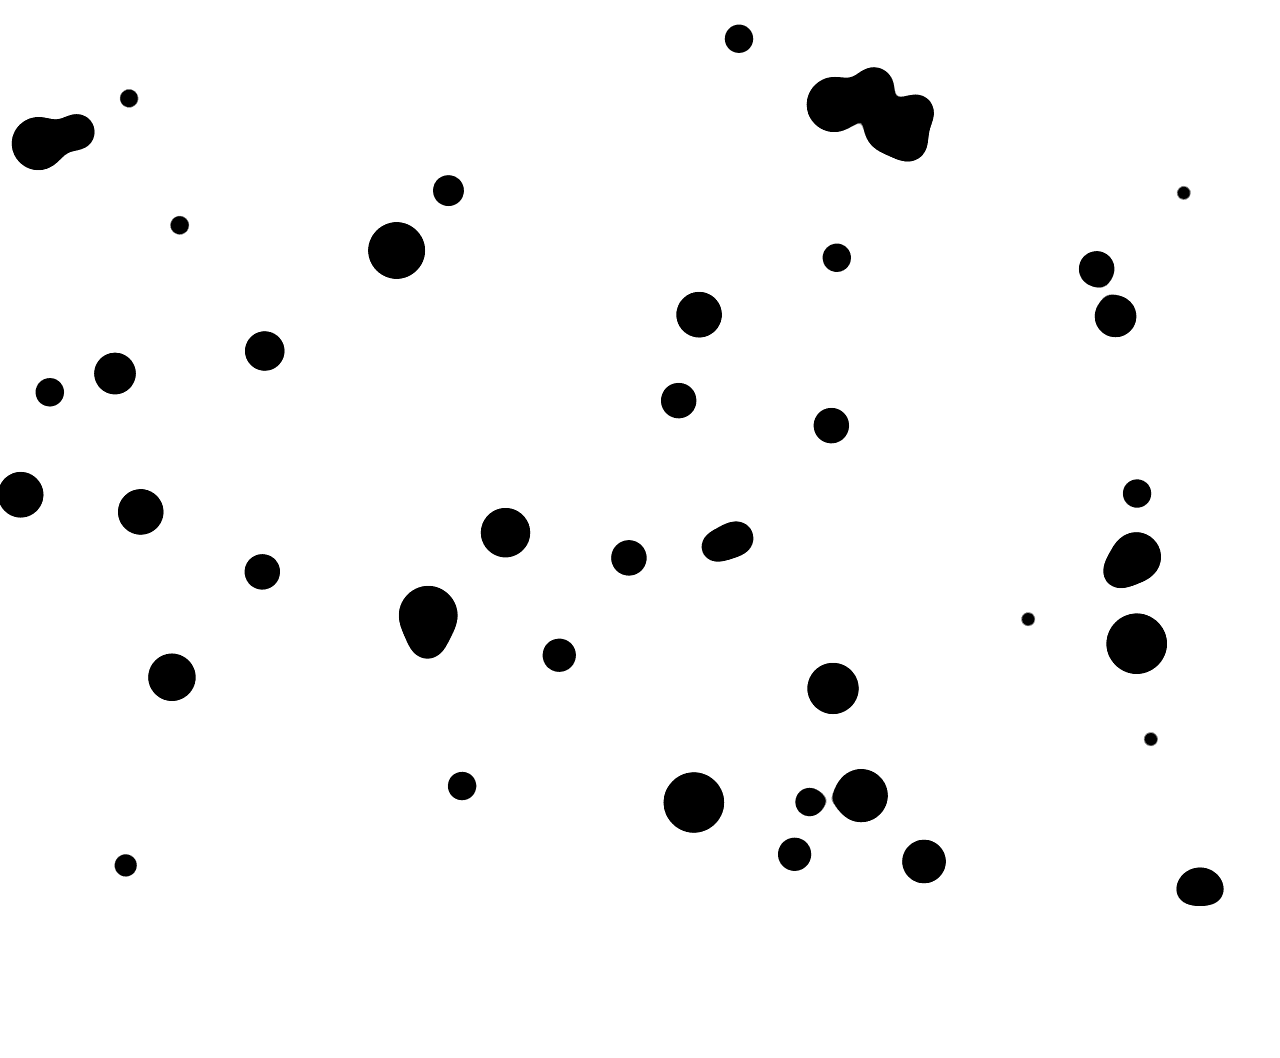
<file: 29-particle/index.html>
<!DOCTYPE html><html lang="en"><head><meta charset="utf-8"><meta name="viewport" content="width=device-width,initial-scale=1,shrink-to-fit=no"><meta name="theme-color" content="#000000"><link rel="manifest" href="/29-particle/manifest.json"><link rel="shortcut icon" href="/29-particle/favicon.ico"><title>Жидкие частицы</title><link href="/29-particle/static/css/main.28ec8b13.css" rel="stylesheet"></head><body><noscript>You need to enable JavaScript to run this app.</noscript><div id="root"></div><script type="text/javascript" src="/29-particle/static/js/main.babe9bcd.js"></script></body></html>
</file>
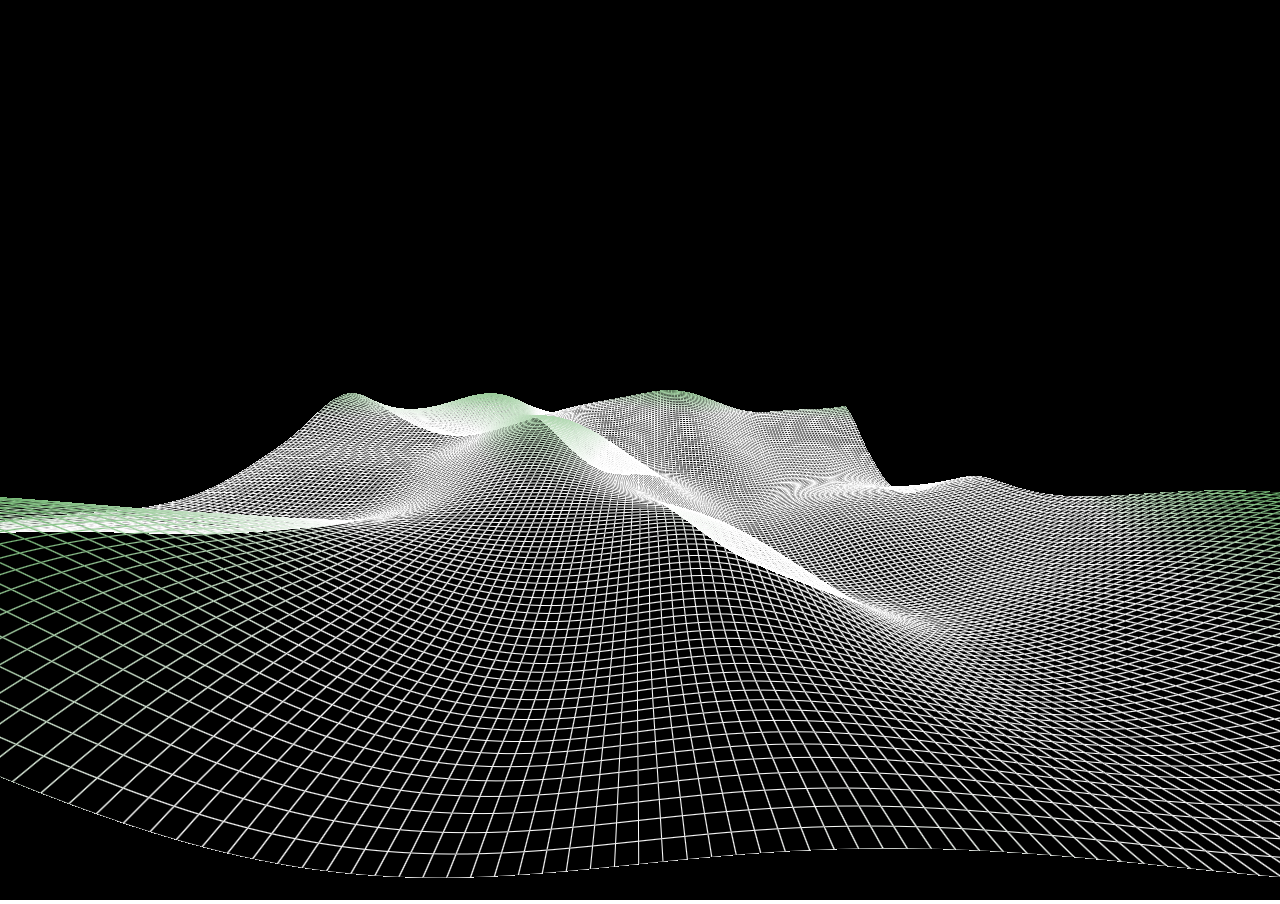
<file: 30-3d-grid/index.html>
<!DOCTYPE html><html lang="en"><head><meta charset="utf-8"><meta name="viewport" content="width=device-width,initial-scale=1,shrink-to-fit=no"><meta name="theme-color" content="#000000"><link rel="manifest" href="/30-3d-grid/manifest.json"><link rel="shortcut icon" href="/30-3d-grid/favicon.ico"><title>React App</title><link href="/30-3d-grid/static/css/main.65027555.css" rel="stylesheet"></head><body><noscript>You need to enable JavaScript to run this app.</noscript><div id="root"></div><script id="vertexShader" type="shader">varying vec2 vUv;
    varying vec3 vecPos;
    varying vec3 v_position;
    uniform float time;

    vec4 permute(vec4 x){return mod(((x*34.0)+1.0)*x, 289.0);}
    vec4 taylorInvSqrt(vec4 r){return 1.79284291400159 - 0.85373472095314 * r;}
    vec3 fade(vec3 t) {return t*t*t*(t*(t*6.0-15.0)+10.0);}

    float cnoise(vec3 P){
      vec3 Pi0 = floor(P); 
      vec3 Pi1 = Pi0 + vec3(1.0); 
      Pi0 = mod(Pi0, 289.0);
      Pi1 = mod(Pi1, 289.0);
      vec3 Pf0 = fract(P); 
      vec3 Pf1 = Pf0 - vec3(1.0); 
      vec4 ix = vec4(Pi0.x, Pi1.x, Pi0.x, Pi1.x);
      vec4 iy = vec4(Pi0.yy, Pi1.yy);
      vec4 iz0 = Pi0.zzzz;
      vec4 iz1 = Pi1.zzzz;
      vec4 ixy = permute(permute(ix) + iy);
      vec4 ixy0 = permute(ixy + iz0);
      vec4 ixy1 = permute(ixy + iz1);
      vec4 gx0 = ixy0 / 7.0;
      vec4 gy0 = fract(floor(gx0) / 7.0) - 0.5;
      gx0 = fract(gx0);
      vec4 gz0 = vec4(0.5) - abs(gx0) - abs(gy0);
      vec4 sz0 = step(gz0, vec4(0.0));
      gx0 -= sz0 * (step(0.0, gx0) - 0.5);
      gy0 -= sz0 * (step(0.0, gy0) - 0.5);
      vec4 gx1 = ixy1 / 7.0;
      vec4 gy1 = fract(floor(gx1) / 7.0) - 0.5;
      gx1 = fract(gx1);
      vec4 gz1 = vec4(0.5) - abs(gx1) - abs(gy1);
      vec4 sz1 = step(gz1, vec4(0.0));
      gx1 -= sz1 * (step(0.0, gx1) - 0.5);
      gy1 -= sz1 * (step(0.0, gy1) - 0.5);
      vec3 g000 = vec3(gx0.x,gy0.x,gz0.x);
      vec3 g100 = vec3(gx0.y,gy0.y,gz0.y);
      vec3 g010 = vec3(gx0.z,gy0.z,gz0.z);
      vec3 g110 = vec3(gx0.w,gy0.w,gz0.w);
      vec3 g001 = vec3(gx1.x,gy1.x,gz1.x);
      vec3 g101 = vec3(gx1.y,gy1.y,gz1.y);
      vec3 g011 = vec3(gx1.z,gy1.z,gz1.z);
      vec3 g111 = vec3(gx1.w,gy1.w,gz1.w);
      vec4 norm0 = taylorInvSqrt(vec4(dot(g000, g000), dot(g010, g010), dot(g100, g100), dot(g110, g110)));
      g000 *= norm0.x;
      g010 *= norm0.y;
      g100 *= norm0.z;
      g110 *= norm0.w;
      vec4 norm1 = taylorInvSqrt(vec4(dot(g001, g001), dot(g011, g011), dot(g101, g101), dot(g111, g111)));
      g001 *= norm1.x;
      g011 *= norm1.y;
      g101 *= norm1.z;
      g111 *= norm1.w;
      float n000 = dot(g000, Pf0);
      float n100 = dot(g100, vec3(Pf1.x, Pf0.yz));
      float n010 = dot(g010, vec3(Pf0.x, Pf1.y, Pf0.z));
      float n110 = dot(g110, vec3(Pf1.xy, Pf0.z));
      float n001 = dot(g001, vec3(Pf0.xy, Pf1.z));
      float n101 = dot(g101, vec3(Pf1.x, Pf0.y, Pf1.z));
      float n011 = dot(g011, vec3(Pf0.x, Pf1.yz));
      float n111 = dot(g111, Pf1);
      vec3 fade_xyz = fade(Pf0);
      vec4 n_z = mix(vec4(n000, n100, n010, n110), vec4(n001, n101, n011, n111), fade_xyz.z);
      vec2 n_yz = mix(n_z.xy, n_z.zw, fade_xyz.y);
      float n_xyz = mix(n_yz.x, n_yz.y, fade_xyz.x); 
      return 2.2 * n_xyz;
    }

    void main() {
      vUv = uv;
      v_position = position.xyz;
      v_position.z = 100.0 * cnoise(vec3(v_position.x/200.0, v_position.y/200.0, time/100.0));
      vecPos = (modelViewMatrix * vec4(v_position, 1.0)).xyz;
      gl_Position = projectionMatrix * vec4(vecPos, 1.0);
    }</script><script id="fragmentShader" type="shader">varying vec3 v_position;
    varying vec2 vUv;
    void main(void) {
      vec2 st = v_position.xy;
      vec2 grid = abs(fract(st / 4.0 - 0.5) - 0.5) / fwidth(st / 4.0);
      float color = min(grid.x, grid.y);

      float koef = clamp(v_position.z / 60.0, 0.0, 1.0);
      vec3 color1 = vec3(1.0, 1.0, 1.0);
      vec3 color2 = vec3(0.0, 0.5, 0.0);
      vec3 color3 = mix(color1, color2, koef);

      gl_FragColor = vec4(color3, 1.0 - color);
    }</script><script id="fragmentShaderWithoutSmoothing" type="shader">varying vec3 v_position;
    varying vec2 vUv;
    vec2 brickTile(vec2 _st, float _zoom) {
      _st *= _zoom;
      _st.x += step(1.0, mod(_st.y, 2.0));
      return fract(_st);
    }
    float box(vec2 _st, vec2 _size) {
      _size = vec2(0.5) - _size * 0.54;
      vec2 uv = smoothstep(_size, _size + vec2(1e-4), _st);
      uv *= smoothstep(_size, _size + vec2(1e-4), vec2(1.0) - _st);
      return uv.x * uv.y;
    }
    void main(void) {
      vec2 st = v_position.xy;
      st = brickTile(st, 0.1);

      vec3 color = vec3(box(st, vec2(0.9)));
      gl_FragColor = vec4(1.0, 1.0, 1.0, 1.0 - color);
    }</script><script type="text/javascript" src="/30-3d-grid/static/js/main.65ce21a8.js"></script></body></html>
</file>
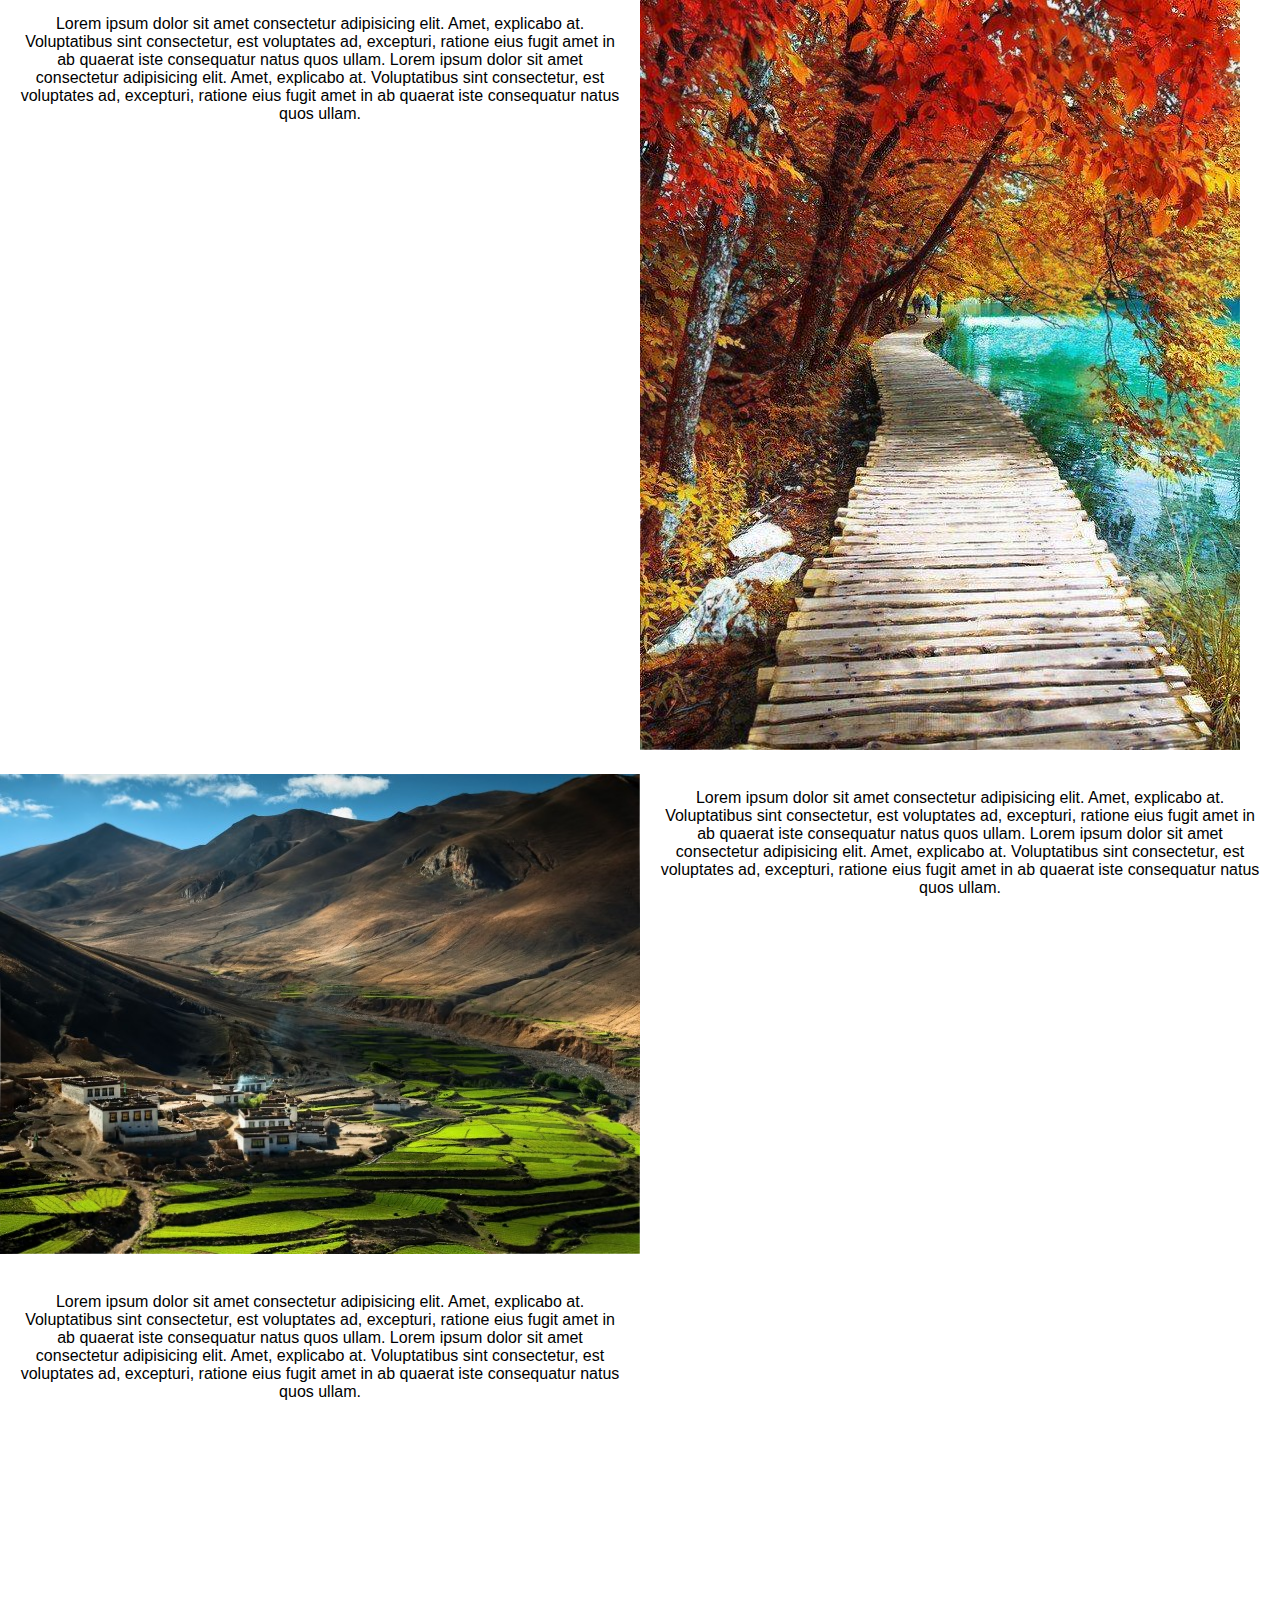
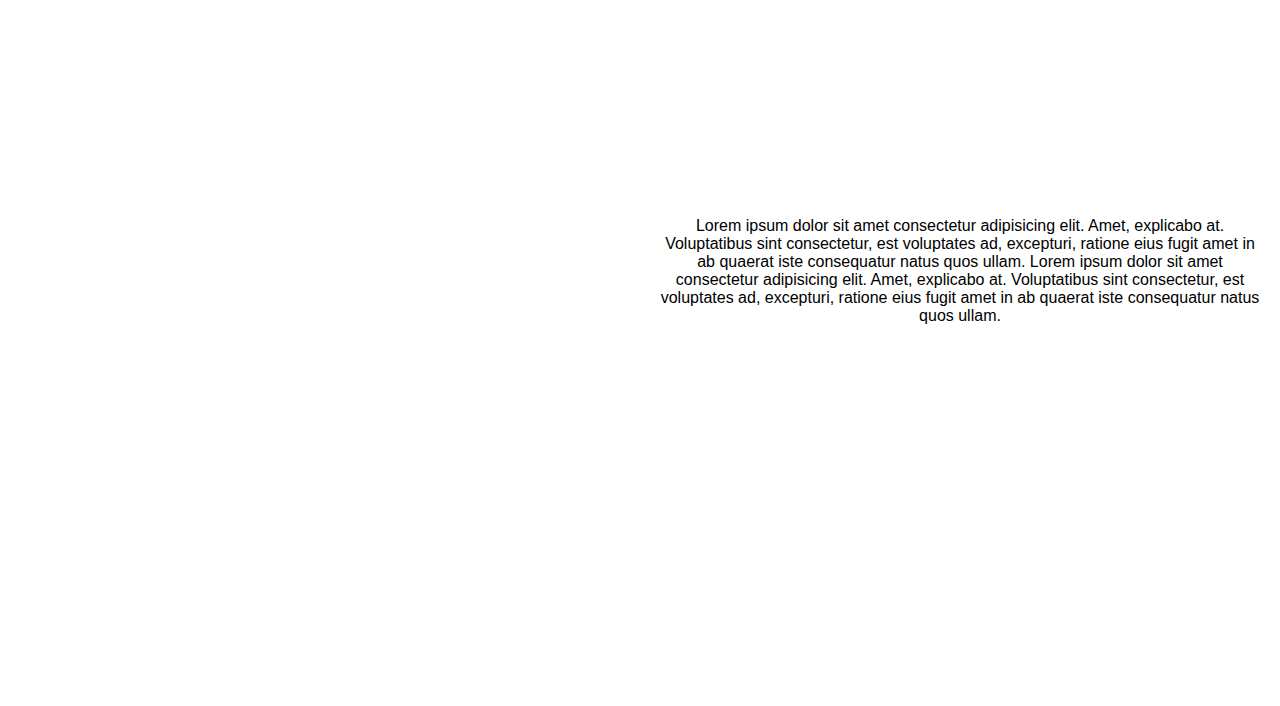
<file: 32-waves/index.html>
<!DOCTYPE html><html lang="en"><head><meta charset="utf-8"><meta name="viewport" content="width=device-width,initial-scale=1,shrink-to-fit=no"><meta name="theme-color" content="#000000"><link rel="manifest" href="/32-waves/manifest.json"><link rel="shortcut icon" href="/32-waves/favicon.ico"><title>Волнистые картинки на PIXI.JS</title><link href="/32-waves/static/css/main.d1ab4f6f.css" rel="stylesheet"></head><body><noscript>You need to enable JavaScript to run this app.</noscript><div id="root"></div><script type="text/javascript" src="/32-waves/static/js/main.6cb3131a.js"></script></body></html>
</file>
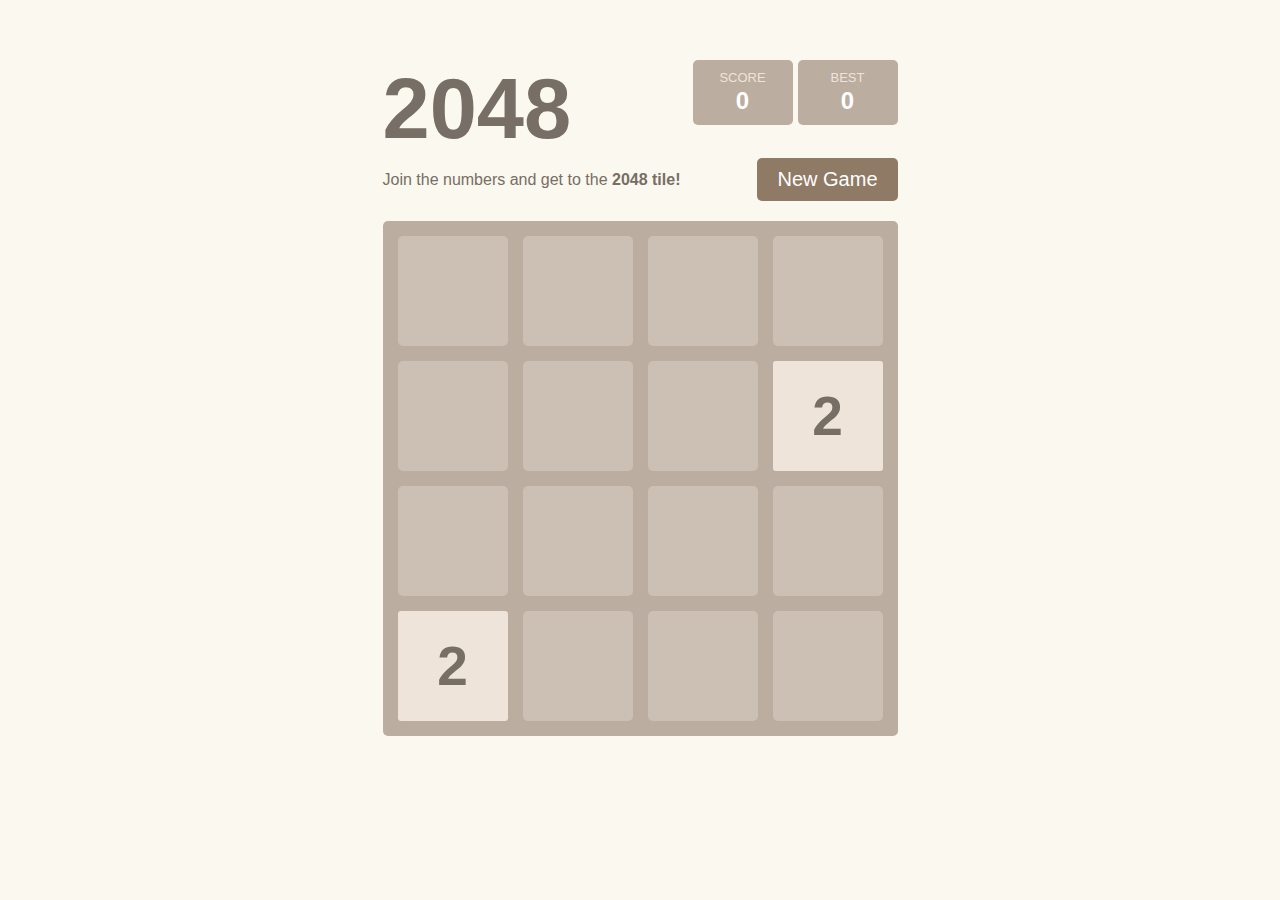
<file: mobx-2048/index.html>
<!DOCTYPE html><html lang="en"><head><meta charset="utf-8"><meta name="viewport" content="width=device-width,initial-scale=1,shrink-to-fit=no"><meta name="theme-color" content="#000000"><link rel="manifest" href="/mobx-2048/manifest.json"><link rel="shortcut icon" href="/mobx-2048/favicon.ico"><title>Mobx 2048</title><link href="/mobx-2048/static/css/main.12ef7bde.css" rel="stylesheet"></head><body><noscript>You need to enable JavaScript to run this app.</noscript><div id="root"></div><script type="text/javascript" src="/mobx-2048/static/js/main.20932587.js"></script></body></html>
</file>
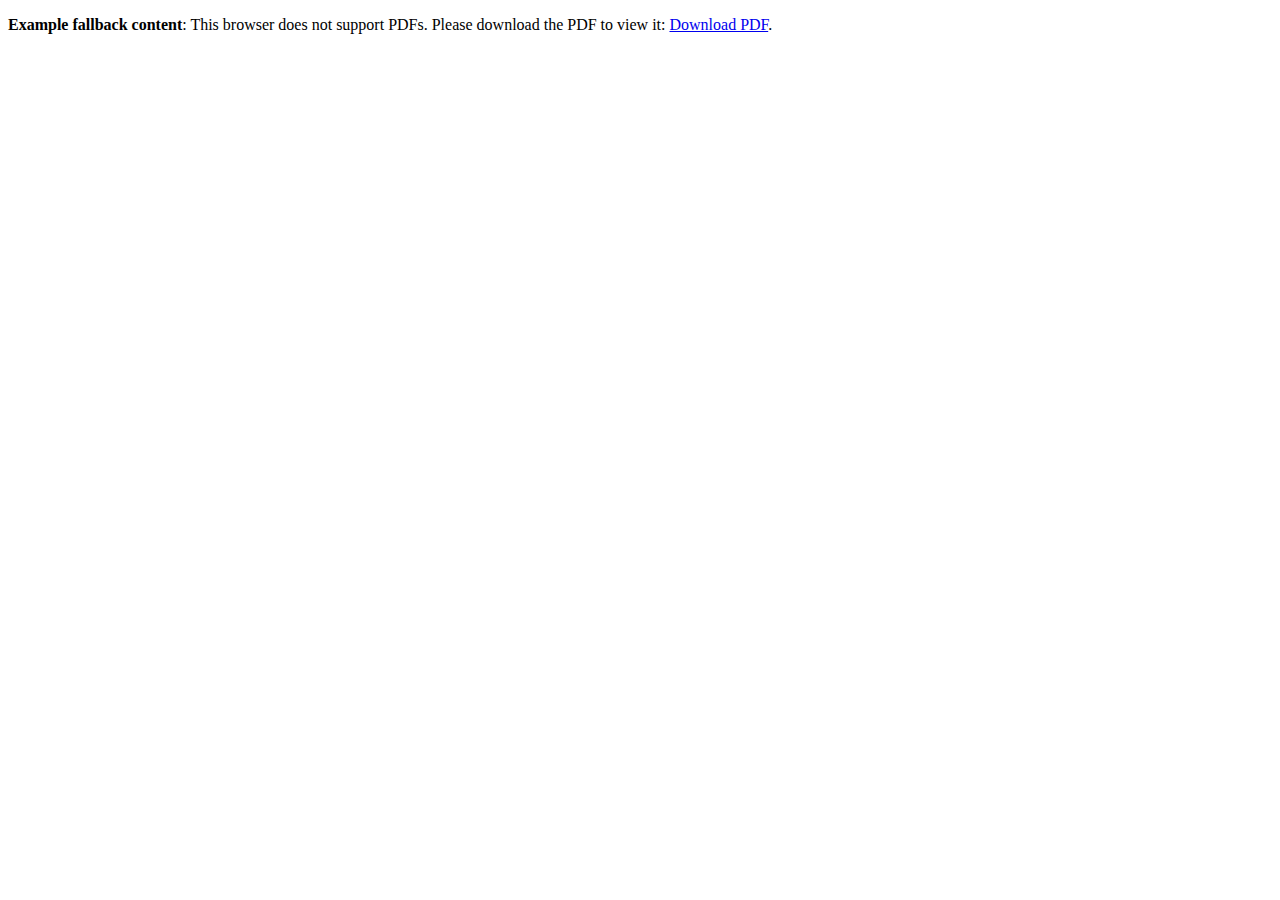
<file: Profile/index.html>
<!DOCTYPE html>
<html lang="en">

<head>
  <meta charset="UTF-8">
  <meta name="viewport" content="width=device-width, initial-scale=1.0">
  <meta http-equiv="X-UA-Compatible" content="ie=edge">
  <title>Profile</title>
</head>

<body style="overflow: hidden;">
  <object data="Profile.pdf" type="application/pdf" width="100%" height="100%" style="height: 100vh;">
    <p><b>Example fallback content</b>: This browser does not support PDFs. Please download the PDF to view it: <a href="Profile.pdf">Download
        PDF</a>.</p>
  </object>
</body>

</html>
</file>
<file: 29-particle/static/css/main.28ec8b13.css>
body{margin:0;padding:0;font-family:sans-serif}#canvas{-webkit-filter:url(#liquid);filter:url(#liquid)}
/*# sourceMappingURL=main.28ec8b13.css.map*/
</file>
<file: 30-3d-grid/static/css/main.65027555.css>
body{margin:0;padding:0;font-family:sans-serif}
/*# sourceMappingURL=main.65027555.css.map*/
</file>
<file: 32-waves/static/css/main.d1ab4f6f.css>
body{margin:0;padding:0;font-family:sans-serif}.canvas-image{max-width:100%;max-height:100%}.app__row{clear:both}.app__row+*{padding-top:20px}.app__image,.app__text{display:inline-block}.app__text{float:right;width:50%;-webkit-box-sizing:border-box;box-sizing:border-box;padding:15px;text-align:center}.app__image{float:left;width:50%}.app__row:nth-child(odd) .app__text{float:left}.app__row:nth-child(odd) .app__image{float:right}
/*# sourceMappingURL=main.d1ab4f6f.css.map*/
</file>
<file: mobx-2048/static/css/main.12ef7bde.css>
.score{background-color:#bbada0;display:inline-block;text-align:center;min-width:100px;padding:10px 0;border-radius:5px}.score__title{text-transform:uppercase;font-size:13px;color:#eee4da}.score__number{color:#fff;margin-top:2px;font-size:24px;font-weight:700}.button{color:#fff;background-color:#8f7a66;border:none;outline:none;cursor:pointer;font-size:20px;padding:10px 20px;border-radius:5px}.button:active{background-color:#716151}.header{display:grid;grid-area:header;margin:60px 0 20px}.header__name{font-size:5.3em;font-weight:600;grid-row:1/2;grid-column:1/2;justify-self:start}.header__scores{grid-row:1/2;grid-column:2/3;justify-self:end}.header__scores>*+*{margin-left:5px}.header__description{grid-row:2/3;grid-column:1/2;justify-self:start;-ms-flex-item-align:center;align-self:center}.header__new-game{grid-row:2/3;grid-column:2/3;justify-self:end}@-webkit-keyframes appear{0%{opacity:0;-webkit-transform:scale(0);transform:scale(0)}to{opacity:1;-webkit-transform:scale(1);transform:scale(1)}}@keyframes appear{0%{opacity:0;-webkit-transform:scale(0);transform:scale(0)}to{opacity:1;-webkit-transform:scale(1);transform:scale(1)}}@-webkit-keyframes pop{0%{-webkit-transform:scale(0);transform:scale(0)}50%{-webkit-transform:scale(1.2);transform:scale(1.2)}to{-webkit-transform:scale(1);transform:scale(1)}}@keyframes pop{0%{-webkit-transform:scale(0);transform:scale(0)}50%{-webkit-transform:scale(1.2);transform:scale(1.2)}to{-webkit-transform:scale(1);transform:scale(1)}}.tile{position:absolute;-webkit-transition:-webkit-transform .1s ease-in-out;transition:-webkit-transform .1s ease-in-out;-o-transition:transform .1s ease-in-out;transition:transform .1s ease-in-out;transition:transform .1s ease-in-out,-webkit-transform .1s ease-in-out;z-index:1}.tile--new .tile__inner{-webkit-animation:appear .2s ease .1s;animation:appear .2s ease .1s;-webkit-animation-fill-mode:backwards;animation-fill-mode:backwards}.tile--merged{z-index:2}.tile--merged .tile__inner{-webkit-animation:pop .2s ease .1s;animation:pop .2s ease .1s;-webkit-animation-fill-mode:backwards;animation-fill-mode:backwards}.tile__inner{border-radius:3px;background-color:#eee4da;font-weight:700;font-size:55px;width:110px;height:110px;display:-ms-flexbox;display:flex;-ms-flex-pack:center;justify-content:center;-ms-flex-align:center;align-items:center}.tile__inner--2{background-color:#eee4da}.tile__inner--2,.tile__inner--4{-webkit-box-shadow:0 0 30px 10px hsla(47,84%,70%,0),inset 0 0 0 1px hsla(0,0%,100%,0);box-shadow:0 0 30px 10px hsla(47,84%,70%,0),inset 0 0 0 1px hsla(0,0%,100%,0)}.tile__inner--4{background-color:#ede0c8}.tile__inner--8{color:#f9f6f2;background-color:#f2b179}.tile__inner--16{color:#f9f6f2;background-color:#f59563}.tile__inner--32{color:#f9f6f2;background-color:#f67c5f}.tile__inner--64{color:#f9f6f2;background-color:#f65e3b}.tile__inner--128{color:#f9f6f2;background-color:#edcf72;-webkit-box-shadow:0 0 30px 10px hsla(47,84%,70%,.2381),inset 0 0 0 1px hsla(0,0%,100%,.14286);box-shadow:0 0 30px 10px hsla(47,84%,70%,.2381),inset 0 0 0 1px hsla(0,0%,100%,.14286);font-size:45px}.tile__inner--256{color:#f9f6f2;background-color:#edcc61;-webkit-box-shadow:0 0 30px 10px hsla(47,84%,70%,.31746),inset 0 0 0 1px hsla(0,0%,100%,.19048);box-shadow:0 0 30px 10px hsla(47,84%,70%,.31746),inset 0 0 0 1px hsla(0,0%,100%,.19048);font-size:45px}.tile__inner--512{color:#f9f6f2;background-color:#edc850;-webkit-box-shadow:0 0 30px 10px hsla(47,84%,70%,.39683),inset 0 0 0 1px hsla(0,0%,100%,.2381);box-shadow:0 0 30px 10px hsla(47,84%,70%,.39683),inset 0 0 0 1px hsla(0,0%,100%,.2381);font-size:45px}.tile__inner--1024{color:#f9f6f2;background-color:#edc53f;-webkit-box-shadow:0 0 30px 10px hsla(47,84%,70%,.47619),inset 0 0 0 1px hsla(0,0%,100%,.28571);box-shadow:0 0 30px 10px hsla(47,84%,70%,.47619),inset 0 0 0 1px hsla(0,0%,100%,.28571);font-size:35px}.tile__inner--2048{color:#f9f6f2;background-color:#edc22e;-webkit-box-shadow:0 0 30px 10px hsla(47,84%,70%,.55556),inset 0 0 0 1px hsla(0,0%,100%,.33333);box-shadow:0 0 30px 10px hsla(47,84%,70%,.55556),inset 0 0 0 1px hsla(0,0%,100%,.33333);font-size:35px}.tile__inner--super{color:#f9f6f2;background-color:#3c3a32;font-size:30px}.overlay{position:absolute;top:0;left:0;width:100%;height:100%;background-color:hsla(30,37%,89%,.73);z-index:10;border-radius:5px;display:grid;grid-auto-columns:auto;grid-template-rows:repeat(2,1fr);grid-gap:20px;justify-items:center}.overlay__text{-ms-flex-item-align:end;align-self:end;font-size:50px;font-weight:700}.overlay__buttons>*+*{margin-left:10px}.grid{position:relative;grid-area:grid;background-color:#bbada0;padding:15px;-webkit-box-sizing:border-box;box-sizing:border-box;border-radius:5px;margin-bottom:15px}.grid__inner{position:relative;display:grid;grid-template-columns:repeat(4,110px);grid-template-rows:repeat(4,110px);grid-column-gap:15px;grid-row-gap:15px}.grid__cells{border-radius:5px;background-color:hsla(30,37%,89%,.35)}.app{display:grid;grid-template-columns:1fr auto 1fr;grid-auto-rows:auto;grid-template-areas:". header ." ". grid ."}body{margin:0;padding:0;font-family:sans-serif;background-color:#faf8ef;color:#776e65}.h-hidden{display:none!important}
/*# sourceMappingURL=main.12ef7bde.css.map*/
</file>
